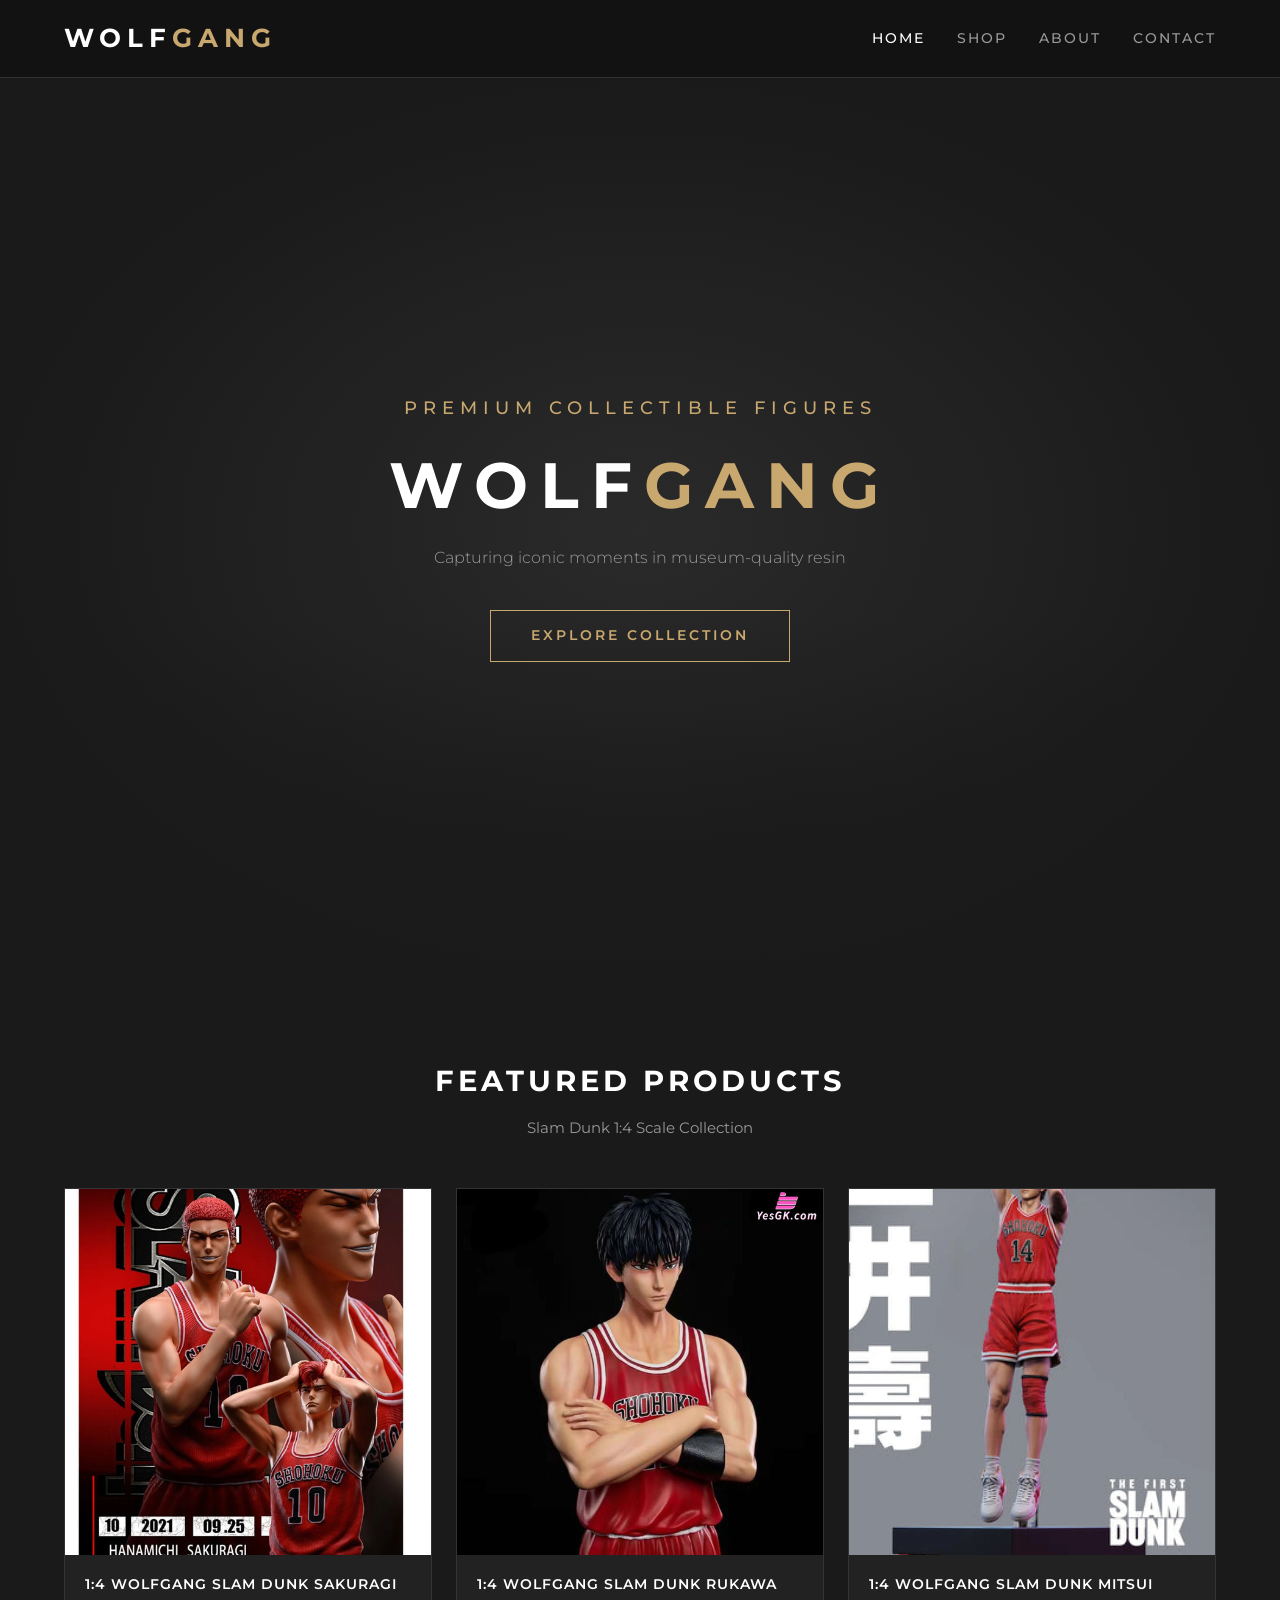
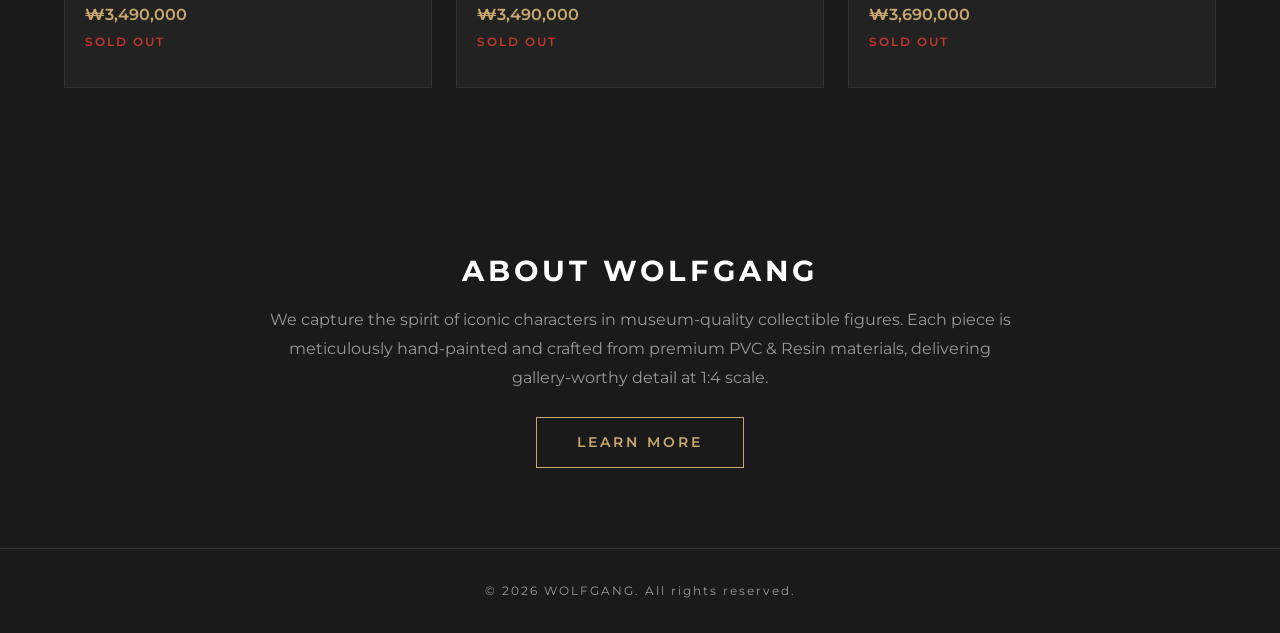
<file: index.html>
﻿<!DOCTYPE html>
<html lang="ko">
<head>
  <meta charset="UTF-8">
  <meta name="viewport" content="width=device-width, initial-scale=1.0">
  <title>WOLFGANG — Premium Collectible Figures</title>
  <link rel="preconnect" href="https://fonts.googleapis.com">
  <link href="https://fonts.googleapis.com/css2?family=Montserrat:wght@300;400;500;600;700&display=swap" rel="stylesheet">
  <link rel="stylesheet" href="style.css">
</head>
<body>

  <header class="site-header">
    <div class="header-inner">
      <a href="index.html" class="logo">WOLF<span>GANG</span></a>
      <button class="mobile-toggle" onclick="document.querySelector('nav').classList.toggle('open')">☰</button>
      <nav>
        <a href="index.html" class="active">HOME</a>
        <a href="shop.html">SHOP</a>
        <a href="about.html">ABOUT</a>
        <a href="contact.html">CONTACT</a>
      </nav>
    </div>
  </header>

  <section class="hero">
    <div class="hero-content">
      <p class="tagline">PREMIUM COLLECTIBLE FIGURES</p>
      <h1>WOLF<span>GANG</span></h1>
      <p class="subtitle">Capturing iconic moments in museum-quality resin</p>
      <a href="shop.html" class="btn">EXPLORE COLLECTION</a>
    </div>
  </section>

  <section class="section">
    <h2 class="section-title">Featured Products</h2>
    <p class="section-subtitle">Slam Dunk 1:4 Scale Collection</p>
    <div class="featured-grid">
      <a href="product-sakuragi.html" class="product-card">
        <div class="product-card-img"><img src="images/sakuragi.webp" alt="Sakuragi Hanamichi Figure"></div>
        <div class="product-card-body">
          <h3>1:4 WOLFGANG Slam Dunk SAKURAGI</h3>
          <p class="product-price">₩3,490,000</p>
          <p class="product-status">SOLD OUT</p>
        </div>
      </a>
      <a href="product-rukawa.html" class="product-card">
        <div class="product-card-img"><img src="images/rukawa.webp" alt="Rukawa Kaede Figure"></div>
        <div class="product-card-body">
          <h3>1:4 WOLFGANG Slam Dunk RUKAWA</h3>
          <p class="product-price">₩3,490,000</p>
          <p class="product-status">SOLD OUT</p>
        </div>
      </a>
      <a href="product-mitsui.html" class="product-card">
        <div class="product-card-img"><img src="images/mitsui.webp" alt="Mitsui Hisashi Figure"></div>
        <div class="product-card-body">
          <h3>1:4 WOLFGANG Slam Dunk MITSUI</h3>
          <p class="product-price">₩3,690,000</p>
          <p class="product-status">SOLD OUT</p>
        </div>
      </a>
    </div>
  </section>

  <div class="about-preview">
    <h2 class="section-title">About WOLFGANG</h2>
    <p>We capture the spirit of iconic characters in museum-quality collectible figures. Each piece is meticulously hand-painted and crafted from premium PVC & Resin materials, delivering gallery-worthy detail at 1:4 scale.</p>
    <a href="about.html" class="btn">LEARN MORE</a>
  </div>

  <footer class="site-footer">
    <p>&copy; 2026 WOLFGANG. All rights reserved.</p>
  </footer>

</body>
</html>
</file>
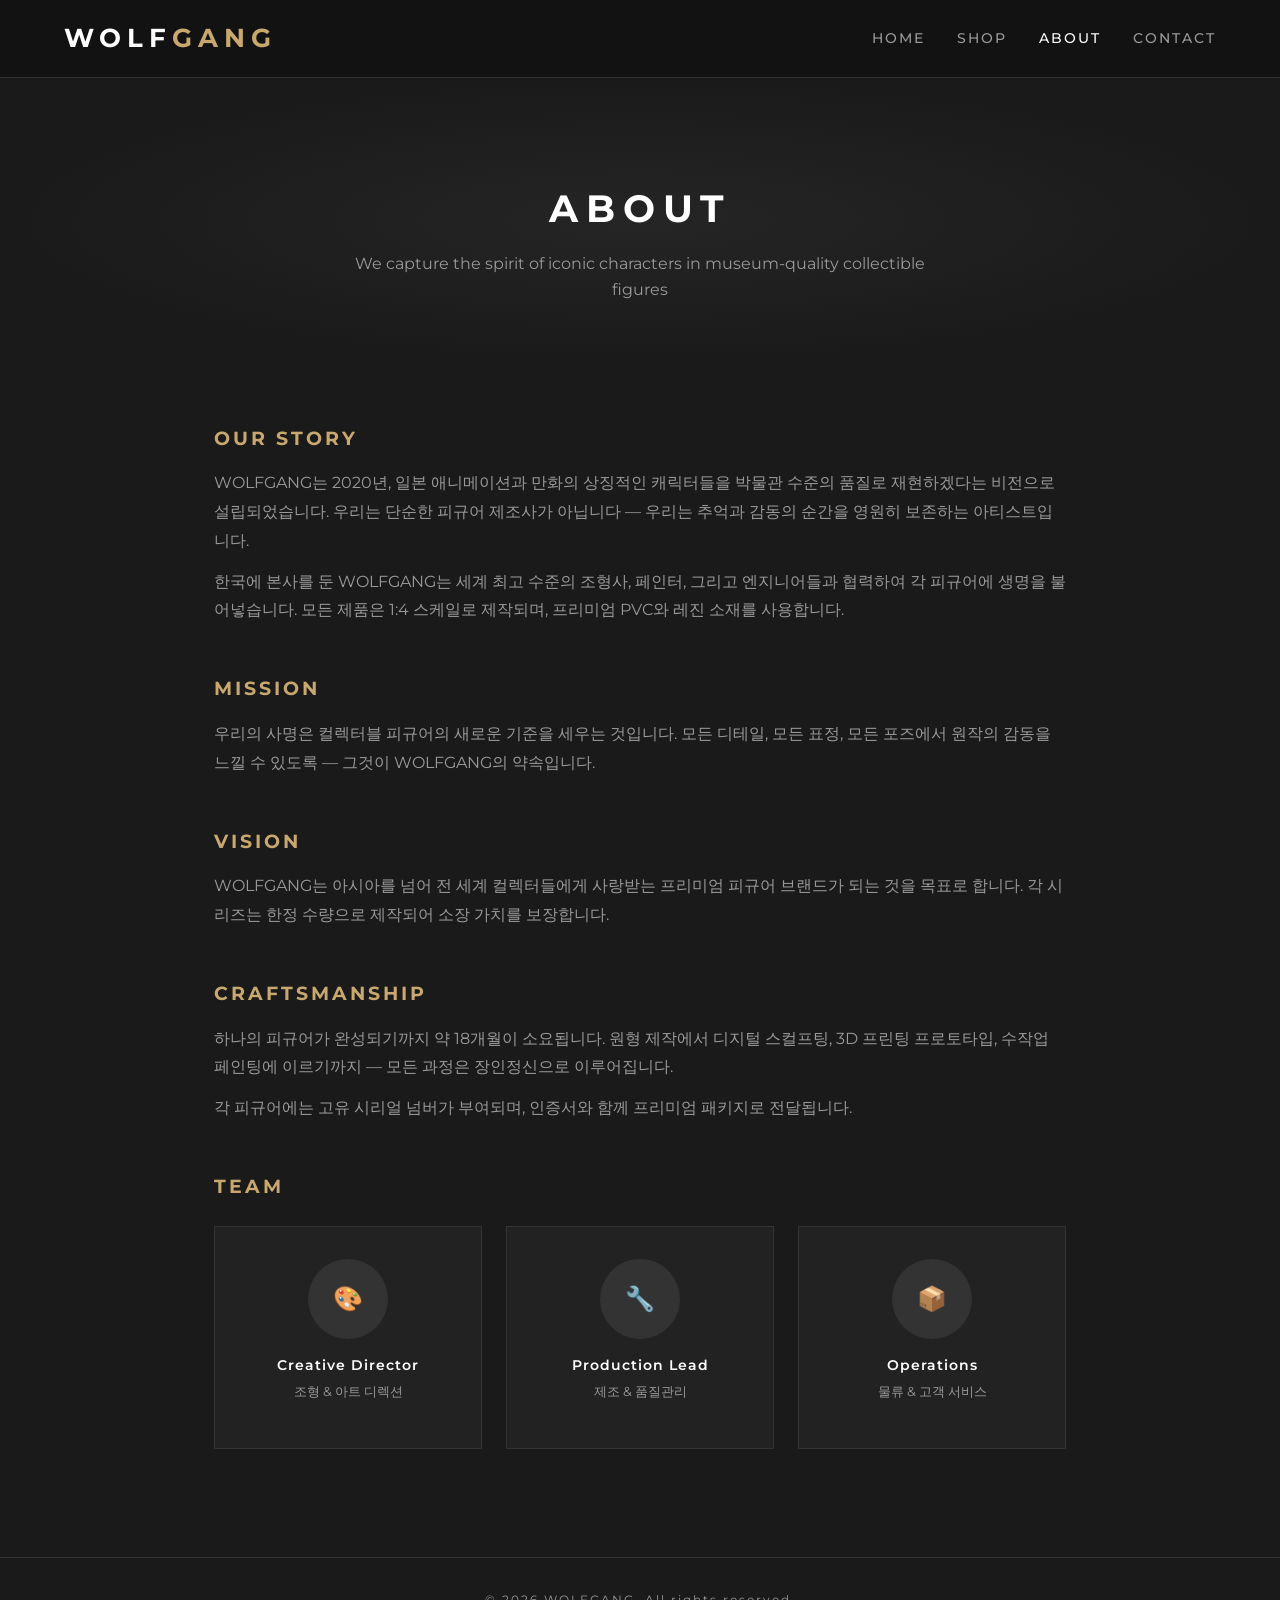
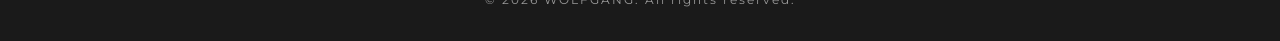
<file: about.html>
﻿<!DOCTYPE html>
<html lang="ko">
<head>
  <meta charset="UTF-8">
  <meta name="viewport" content="width=device-width, initial-scale=1.0">
  <title>ABOUT — WOLFGANG</title>
  <link rel="preconnect" href="https://fonts.googleapis.com">
  <link href="https://fonts.googleapis.com/css2?family=Montserrat:wght@300;400;500;600;700&display=swap" rel="stylesheet">
  <link rel="stylesheet" href="style.css">
</head>
<body>

  <header class="site-header">
    <div class="header-inner">
      <a href="index.html" class="logo">WOLF<span>GANG</span></a>
      <button class="mobile-toggle" onclick="document.querySelector('nav').classList.toggle('open')">☰</button>
      <nav>
        <a href="index.html">HOME</a>
        <a href="shop.html">SHOP</a>
        <a href="about.html" class="active">ABOUT</a>
        <a href="contact.html">CONTACT</a>
      </nav>
    </div>
  </header>

  <div class="page-hero">
    <h1>ABOUT</h1>
    <p>We capture the spirit of iconic characters in museum-quality collectible figures</p>
  </div>

  <div class="about-content">

    <div class="about-block">
      <h2>Our Story</h2>
      <p>WOLFGANG는 2020년, 일본 애니메이션과 만화의 상징적인 캐릭터들을 박물관 수준의 품질로 재현하겠다는 비전으로 설립되었습니다. 우리는 단순한 피규어 제조사가 아닙니다 — 우리는 추억과 감동의 순간을 영원히 보존하는 아티스트입니다.</p>
      <p>한국에 본사를 둔 WOLFGANG는 세계 최고 수준의 조형사, 페인터, 그리고 엔지니어들과 협력하여 각 피규어에 생명을 불어넣습니다. 모든 제품은 1:4 스케일로 제작되며, 프리미엄 PVC와 레진 소재를 사용합니다.</p>
    </div>

    <div class="about-block">
      <h2>Mission</h2>
      <p>우리의 사명은 컬렉터블 피규어의 새로운 기준을 세우는 것입니다. 모든 디테일, 모든 표정, 모든 포즈에서 원작의 감동을 느낄 수 있도록 — 그것이 WOLFGANG의 약속입니다.</p>
    </div>

    <div class="about-block">
      <h2>Vision</h2>
      <p>WOLFGANG는 아시아를 넘어 전 세계 컬렉터들에게 사랑받는 프리미엄 피규어 브랜드가 되는 것을 목표로 합니다. 각 시리즈는 한정 수량으로 제작되어 소장 가치를 보장합니다.</p>
    </div>

    <div class="about-block">
      <h2>Craftsmanship</h2>
      <p>하나의 피규어가 완성되기까지 약 18개월이 소요됩니다. 원형 제작에서 디지털 스컬프팅, 3D 프린팅 프로토타입, 수작업 페인팅에 이르기까지 — 모든 과정은 장인정신으로 이루어집니다.</p>
      <p>각 피규어에는 고유 시리얼 넘버가 부여되며, 인증서와 함께 프리미엄 패키지로 전달됩니다.</p>
    </div>

    <div class="about-block">
      <h2>Team</h2>
      <div class="team-grid">
        <div class="team-card">
          <div class="team-avatar">🎨</div>
          <h3>Creative Director</h3>
          <p>조형 & 아트 디렉션</p>
        </div>
        <div class="team-card">
          <div class="team-avatar">🔧</div>
          <h3>Production Lead</h3>
          <p>제조 & 품질관리</p>
        </div>
        <div class="team-card">
          <div class="team-avatar">📦</div>
          <h3>Operations</h3>
          <p>물류 & 고객 서비스</p>
        </div>
      </div>
    </div>

  </div>

  <footer class="site-footer">
    <p>&copy; 2026 WOLFGANG. All rights reserved.</p>
  </footer>

</body>
</html>
</file>
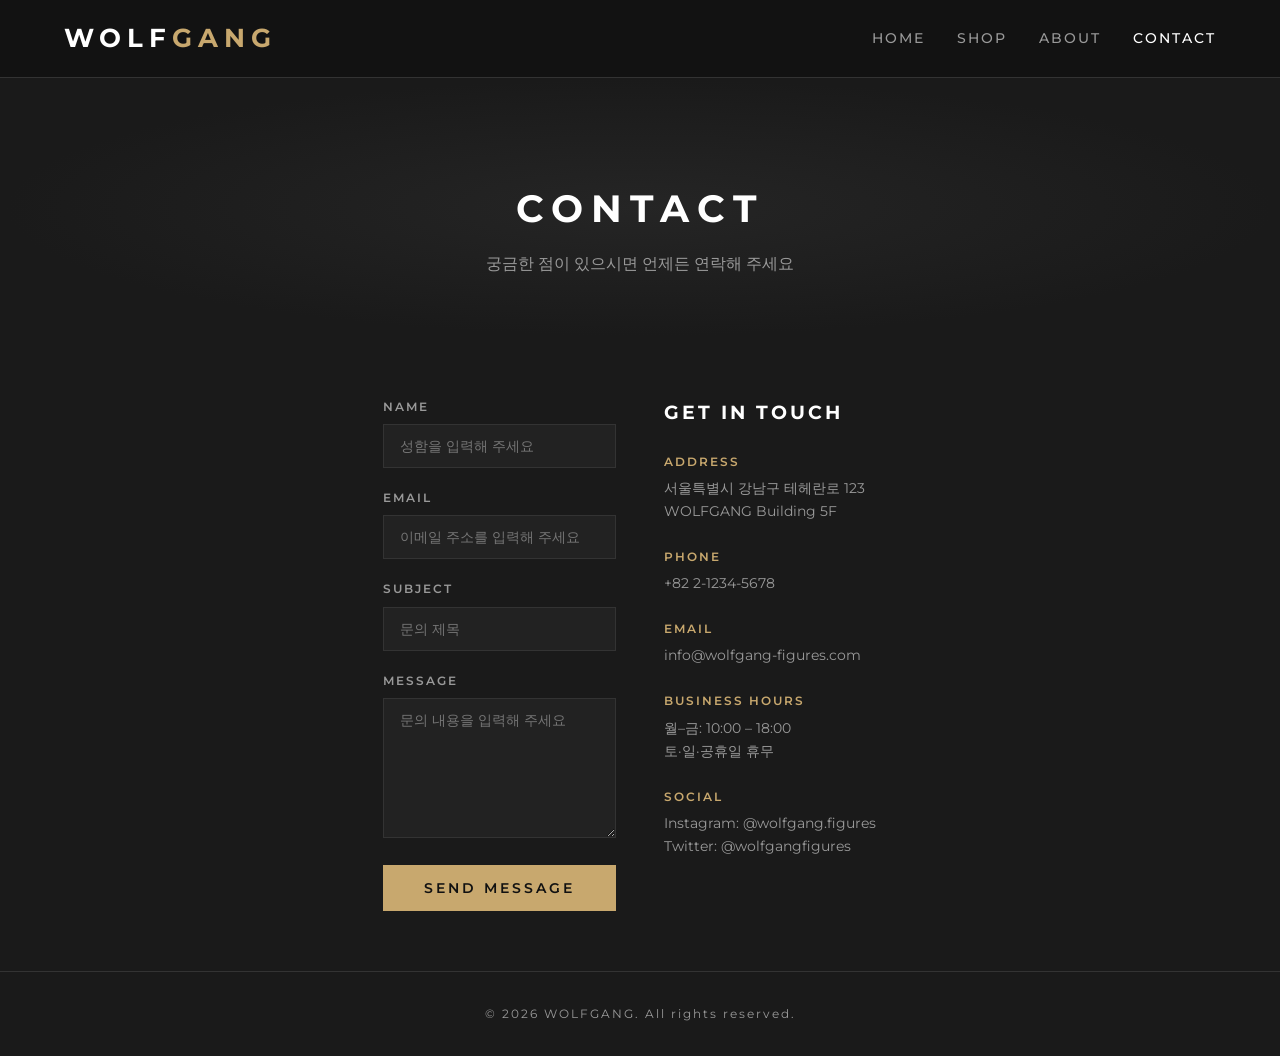
<file: contact.html>
﻿<!DOCTYPE html>
<html lang="ko">
<head>
  <meta charset="UTF-8">
  <meta name="viewport" content="width=device-width, initial-scale=1.0">
  <title>CONTACT — WOLFGANG</title>
  <link rel="preconnect" href="https://fonts.googleapis.com">
  <link href="https://fonts.googleapis.com/css2?family=Montserrat:wght@300;400;500;600;700&display=swap" rel="stylesheet">
  <link rel="stylesheet" href="style.css">
</head>
<body>

  <header class="site-header">
    <div class="header-inner">
      <a href="index.html" class="logo">WOLF<span>GANG</span></a>
      <button class="mobile-toggle" onclick="document.querySelector('nav').classList.toggle('open')">☰</button>
      <nav>
        <a href="index.html">HOME</a>
        <a href="shop.html">SHOP</a>
        <a href="about.html">ABOUT</a>
        <a href="contact.html" class="active">CONTACT</a>
      </nav>
    </div>
  </header>

  <div class="page-hero">
    <h1>CONTACT</h1>
    <p>궁금한 점이 있으시면 언제든 연락해 주세요</p>
  </div>

  <div class="contact-grid">

    <div class="contact-form">
      <form onsubmit="return false;">
        <div class="form-group">
          <label for="name">Name</label>
          <input type="text" id="name" placeholder="성함을 입력해 주세요">
        </div>
        <div class="form-group">
          <label for="email">Email</label>
          <input type="email" id="email" placeholder="이메일 주소를 입력해 주세요">
        </div>
        <div class="form-group">
          <label for="subject">Subject</label>
          <input type="text" id="subject" placeholder="문의 제목">
        </div>
        <div class="form-group">
          <label for="message">Message</label>
          <textarea id="message" placeholder="문의 내용을 입력해 주세요"></textarea>
        </div>
        <button type="submit" class="btn btn-solid">SEND MESSAGE</button>
      </form>
    </div>

    <div class="contact-info">
      <h2>Get in Touch</h2>

      <div class="contact-item">
        <h3>Address</h3>
        <p>서울특별시 강남구 테헤란로 123<br>WOLFGANG Building 5F</p>
      </div>

      <div class="contact-item">
        <h3>Phone</h3>
        <p>+82 2-1234-5678</p>
      </div>

      <div class="contact-item">
        <h3>Email</h3>
        <p>info@wolfgang-figures.com</p>
      </div>

      <div class="contact-item">
        <h3>Business Hours</h3>
        <p>월–금: 10:00 – 18:00<br>토·일·공휴일 휴무</p>
      </div>

      <div class="contact-item">
        <h3>Social</h3>
        <p>Instagram: @wolfgang.figures<br>Twitter: @wolfgangfigures</p>
      </div>
    </div>

  </div>

  <footer class="site-footer">
    <p>&copy; 2026 WOLFGANG. All rights reserved.</p>
  </footer>

</body>
</html>
</file>
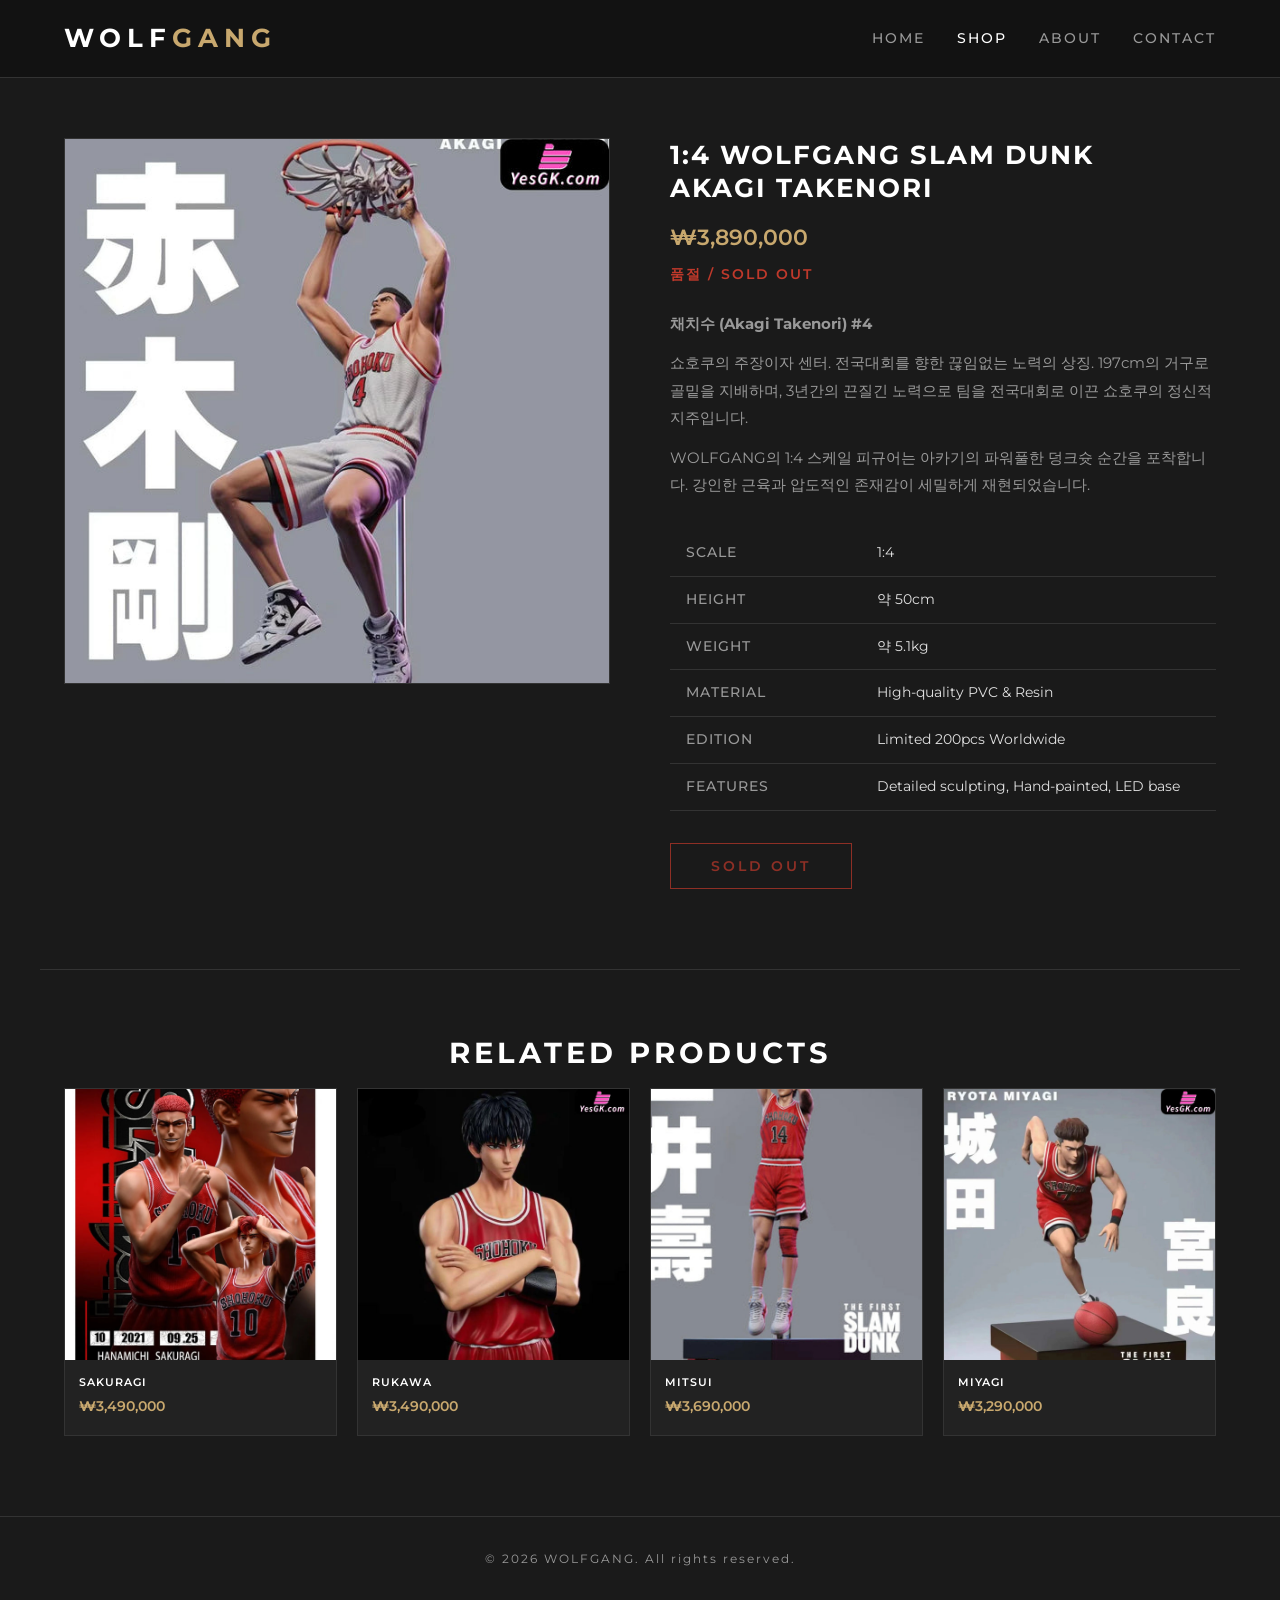
<file: product-akagi.html>
﻿<!DOCTYPE html>
<html lang="ko">
<head>
  <meta charset="UTF-8">
  <meta name="viewport" content="width=device-width, initial-scale=1.0">
  <title>AKAGI — WOLFGANG</title>
  <link rel="preconnect" href="https://fonts.googleapis.com">
  <link href="https://fonts.googleapis.com/css2?family=Montserrat:wght@300;400;500;600;700&display=swap" rel="stylesheet">
  <link rel="stylesheet" href="style.css">
</head>
<body>

  <header class="site-header">
    <div class="header-inner">
      <a href="index.html" class="logo">WOLF<span>GANG</span></a>
      <button class="mobile-toggle" onclick="document.querySelector('nav').classList.toggle('open')">☰</button>
      <nav>
        <a href="index.html">HOME</a>
        <a href="shop.html" class="active">SHOP</a>
        <a href="about.html">ABOUT</a>
        <a href="contact.html">CONTACT</a>
      </nav>
    </div>
  </header>

  <section class="product-detail">
    <div class="product-detail-img">
      <img src="images/akagi.webp" alt="Akagi Takenori 1:4 Figure">
    </div>
    <div class="product-detail-info">
      <h1>1:4 WOLFGANG Slam Dunk<br>AKAGI TAKENORI</h1>
      <p class="product-price">₩3,890,000</p>
      <p class="product-status">품절 / SOLD OUT</p>

      <div class="product-description">
        <p><strong>채치수 (Akagi Takenori) #4</strong></p>
        <p>쇼호쿠의 주장이자 센터. 전국대회를 향한 끊임없는 노력의 상징. 197cm의 거구로 골밑을 지배하며, 3년간의 끈질긴 노력으로 팀을 전국대회로 이끈 쇼호쿠의 정신적 지주입니다.</p>
        <p>WOLFGANG의 1:4 스케일 피규어는 아카기의 파워풀한 덩크슛 순간을 포착합니다. 강인한 근육과 압도적인 존재감이 세밀하게 재현되었습니다.</p>
      </div>

      <table class="spec-table">
        <tr><th>Scale</th><td>1:4</td></tr>
        <tr><th>Height</th><td>약 50cm</td></tr>
        <tr><th>Weight</th><td>약 5.1kg</td></tr>
        <tr><th>Material</th><td>High-quality PVC & Resin</td></tr>
        <tr><th>Edition</th><td>Limited 200pcs Worldwide</td></tr>
        <tr><th>Features</th><td>Detailed sculpting, Hand-painted, LED base</td></tr>
      </table>

      <button class="btn btn-disabled" disabled>SOLD OUT</button>
    </div>
  </section>

  <section class="section related-section">
    <h2 class="section-title">Related Products</h2>
    <div class="related-grid">
      <a href="product-sakuragi.html" class="related-card">
        <div class="related-card-img"><img src="images/sakuragi.webp" alt="Sakuragi"></div>
        <div class="related-card-body"><h4>SAKURAGI</h4><p class="product-price">₩3,490,000</p></div>
      </a>
      <a href="product-rukawa.html" class="related-card">
        <div class="related-card-img"><img src="images/rukawa.webp" alt="Rukawa"></div>
        <div class="related-card-body"><h4>RUKAWA</h4><p class="product-price">₩3,490,000</p></div>
      </a>
      <a href="product-mitsui.html" class="related-card">
        <div class="related-card-img"><img src="images/mitsui.webp" alt="Mitsui"></div>
        <div class="related-card-body"><h4>MITSUI</h4><p class="product-price">₩3,690,000</p></div>
      </a>
      <a href="product-miyagi.html" class="related-card">
        <div class="related-card-img"><img src="images/miyagi.webp" alt="Miyagi"></div>
        <div class="related-card-body"><h4>MIYAGI</h4><p class="product-price">₩3,290,000</p></div>
      </a>
    </div>
  </section>

  <footer class="site-footer">
    <p>&copy; 2026 WOLFGANG. All rights reserved.</p>
  </footer>

</body>
</html>
</file>
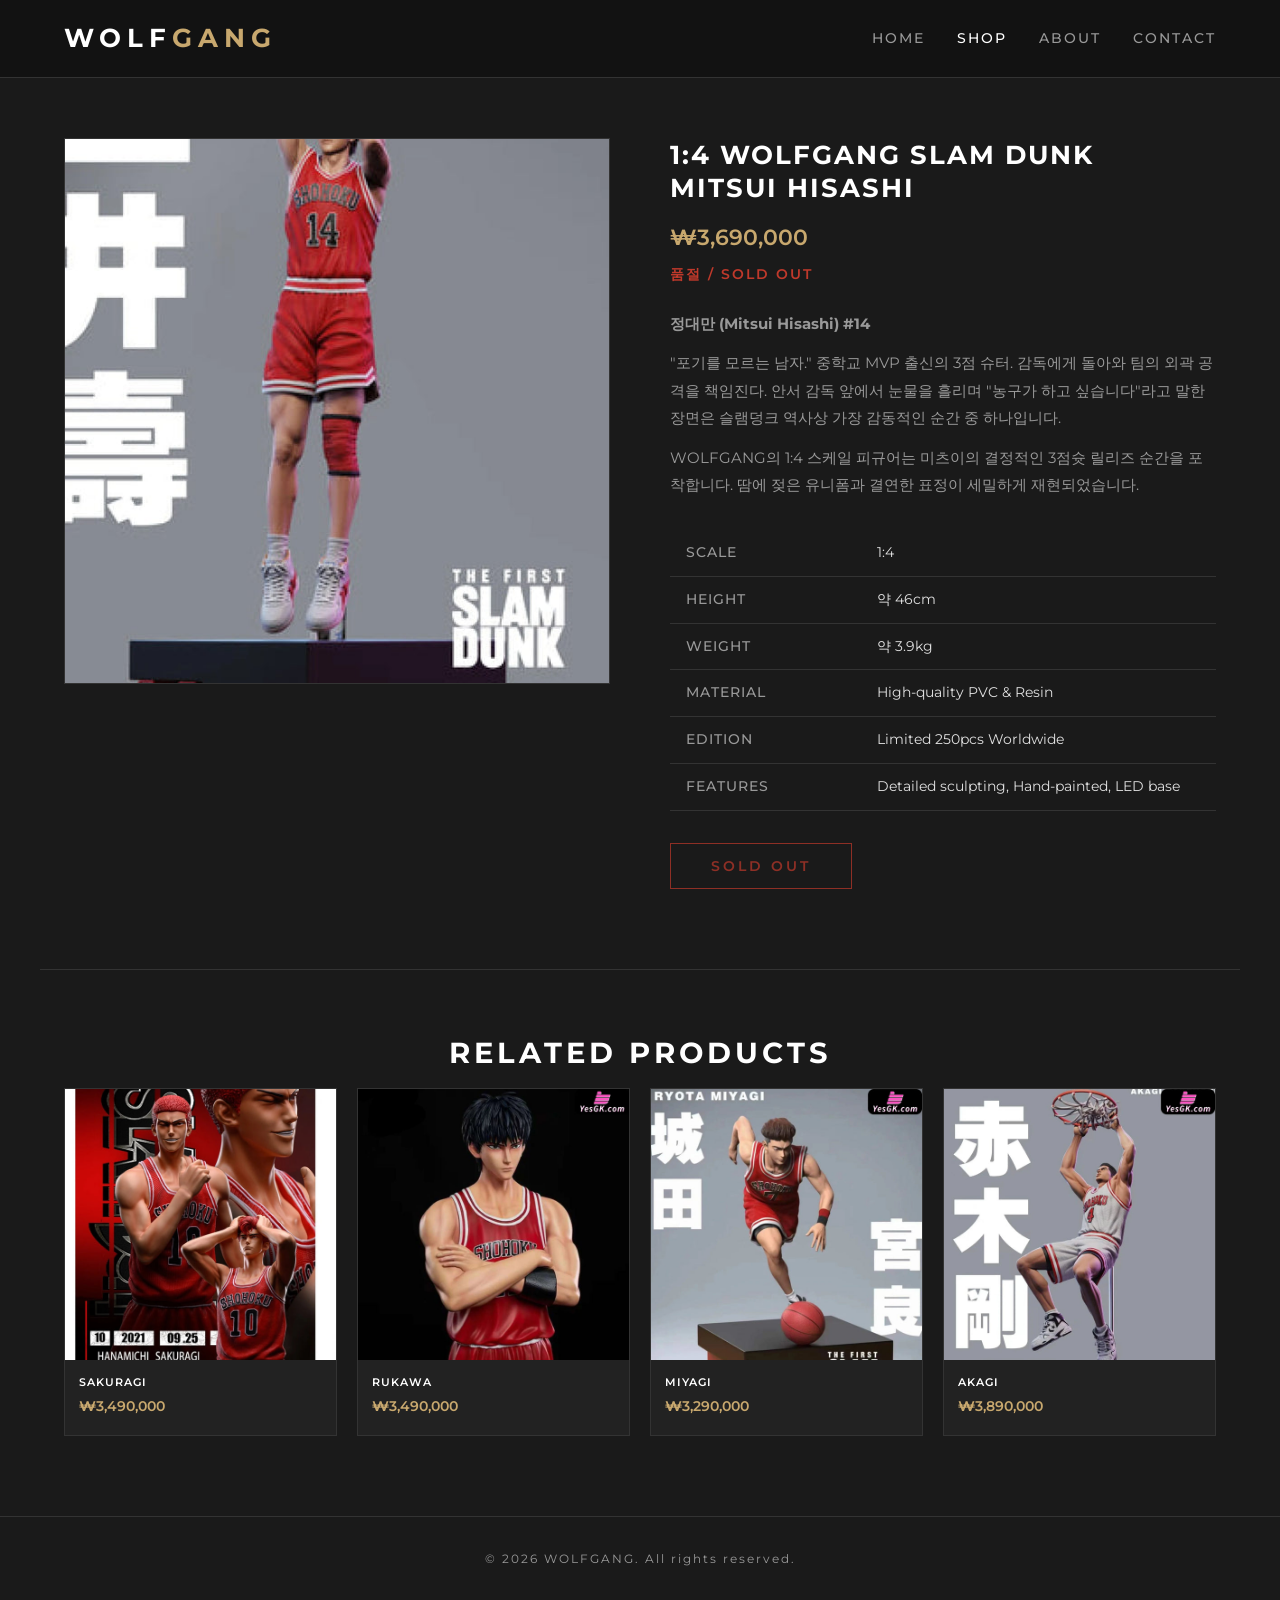
<file: product-mitsui.html>
﻿<!DOCTYPE html>
<html lang="ko">
<head>
  <meta charset="UTF-8">
  <meta name="viewport" content="width=device-width, initial-scale=1.0">
  <title>MITSUI — WOLFGANG</title>
  <link rel="preconnect" href="https://fonts.googleapis.com">
  <link href="https://fonts.googleapis.com/css2?family=Montserrat:wght@300;400;500;600;700&display=swap" rel="stylesheet">
  <link rel="stylesheet" href="style.css">
</head>
<body>

  <header class="site-header">
    <div class="header-inner">
      <a href="index.html" class="logo">WOLF<span>GANG</span></a>
      <button class="mobile-toggle" onclick="document.querySelector('nav').classList.toggle('open')">☰</button>
      <nav>
        <a href="index.html">HOME</a>
        <a href="shop.html" class="active">SHOP</a>
        <a href="about.html">ABOUT</a>
        <a href="contact.html">CONTACT</a>
      </nav>
    </div>
  </header>

  <section class="product-detail">
    <div class="product-detail-img">
      <img src="images/mitsui.webp" alt="Mitsui Hisashi 1:4 Figure">
    </div>
    <div class="product-detail-info">
      <h1>1:4 WOLFGANG Slam Dunk<br>MITSUI HISASHI</h1>
      <p class="product-price">₩3,690,000</p>
      <p class="product-status">품절 / SOLD OUT</p>

      <div class="product-description">
        <p><strong>정대만 (Mitsui Hisashi) #14</strong></p>
        <p>"포기를 모르는 남자." 중학교 MVP 출신의 3점 슈터. 감독에게 돌아와 팀의 외곽 공격을 책임진다. 안서 감독 앞에서 눈물을 흘리며 "농구가 하고 싶습니다"라고 말한 장면은 슬램덩크 역사상 가장 감동적인 순간 중 하나입니다.</p>
        <p>WOLFGANG의 1:4 스케일 피규어는 미츠이의 결정적인 3점슛 릴리즈 순간을 포착합니다. 땀에 젖은 유니폼과 결연한 표정이 세밀하게 재현되었습니다.</p>
      </div>

      <table class="spec-table">
        <tr><th>Scale</th><td>1:4</td></tr>
        <tr><th>Height</th><td>약 46cm</td></tr>
        <tr><th>Weight</th><td>약 3.9kg</td></tr>
        <tr><th>Material</th><td>High-quality PVC & Resin</td></tr>
        <tr><th>Edition</th><td>Limited 250pcs Worldwide</td></tr>
        <tr><th>Features</th><td>Detailed sculpting, Hand-painted, LED base</td></tr>
      </table>

      <button class="btn btn-disabled" disabled>SOLD OUT</button>
    </div>
  </section>

  <section class="section related-section">
    <h2 class="section-title">Related Products</h2>
    <div class="related-grid">
      <a href="product-sakuragi.html" class="related-card">
        <div class="related-card-img"><img src="images/sakuragi.webp" alt="Sakuragi"></div>
        <div class="related-card-body"><h4>SAKURAGI</h4><p class="product-price">₩3,490,000</p></div>
      </a>
      <a href="product-rukawa.html" class="related-card">
        <div class="related-card-img"><img src="images/rukawa.webp" alt="Rukawa"></div>
        <div class="related-card-body"><h4>RUKAWA</h4><p class="product-price">₩3,490,000</p></div>
      </a>
      <a href="product-miyagi.html" class="related-card">
        <div class="related-card-img"><img src="images/miyagi.webp" alt="Miyagi"></div>
        <div class="related-card-body"><h4>MIYAGI</h4><p class="product-price">₩3,290,000</p></div>
      </a>
      <a href="product-akagi.html" class="related-card">
        <div class="related-card-img"><img src="images/akagi.webp" alt="Akagi"></div>
        <div class="related-card-body"><h4>AKAGI</h4><p class="product-price">₩3,890,000</p></div>
      </a>
    </div>
  </section>

  <footer class="site-footer">
    <p>&copy; 2026 WOLFGANG. All rights reserved.</p>
  </footer>

</body>
</html>
</file>
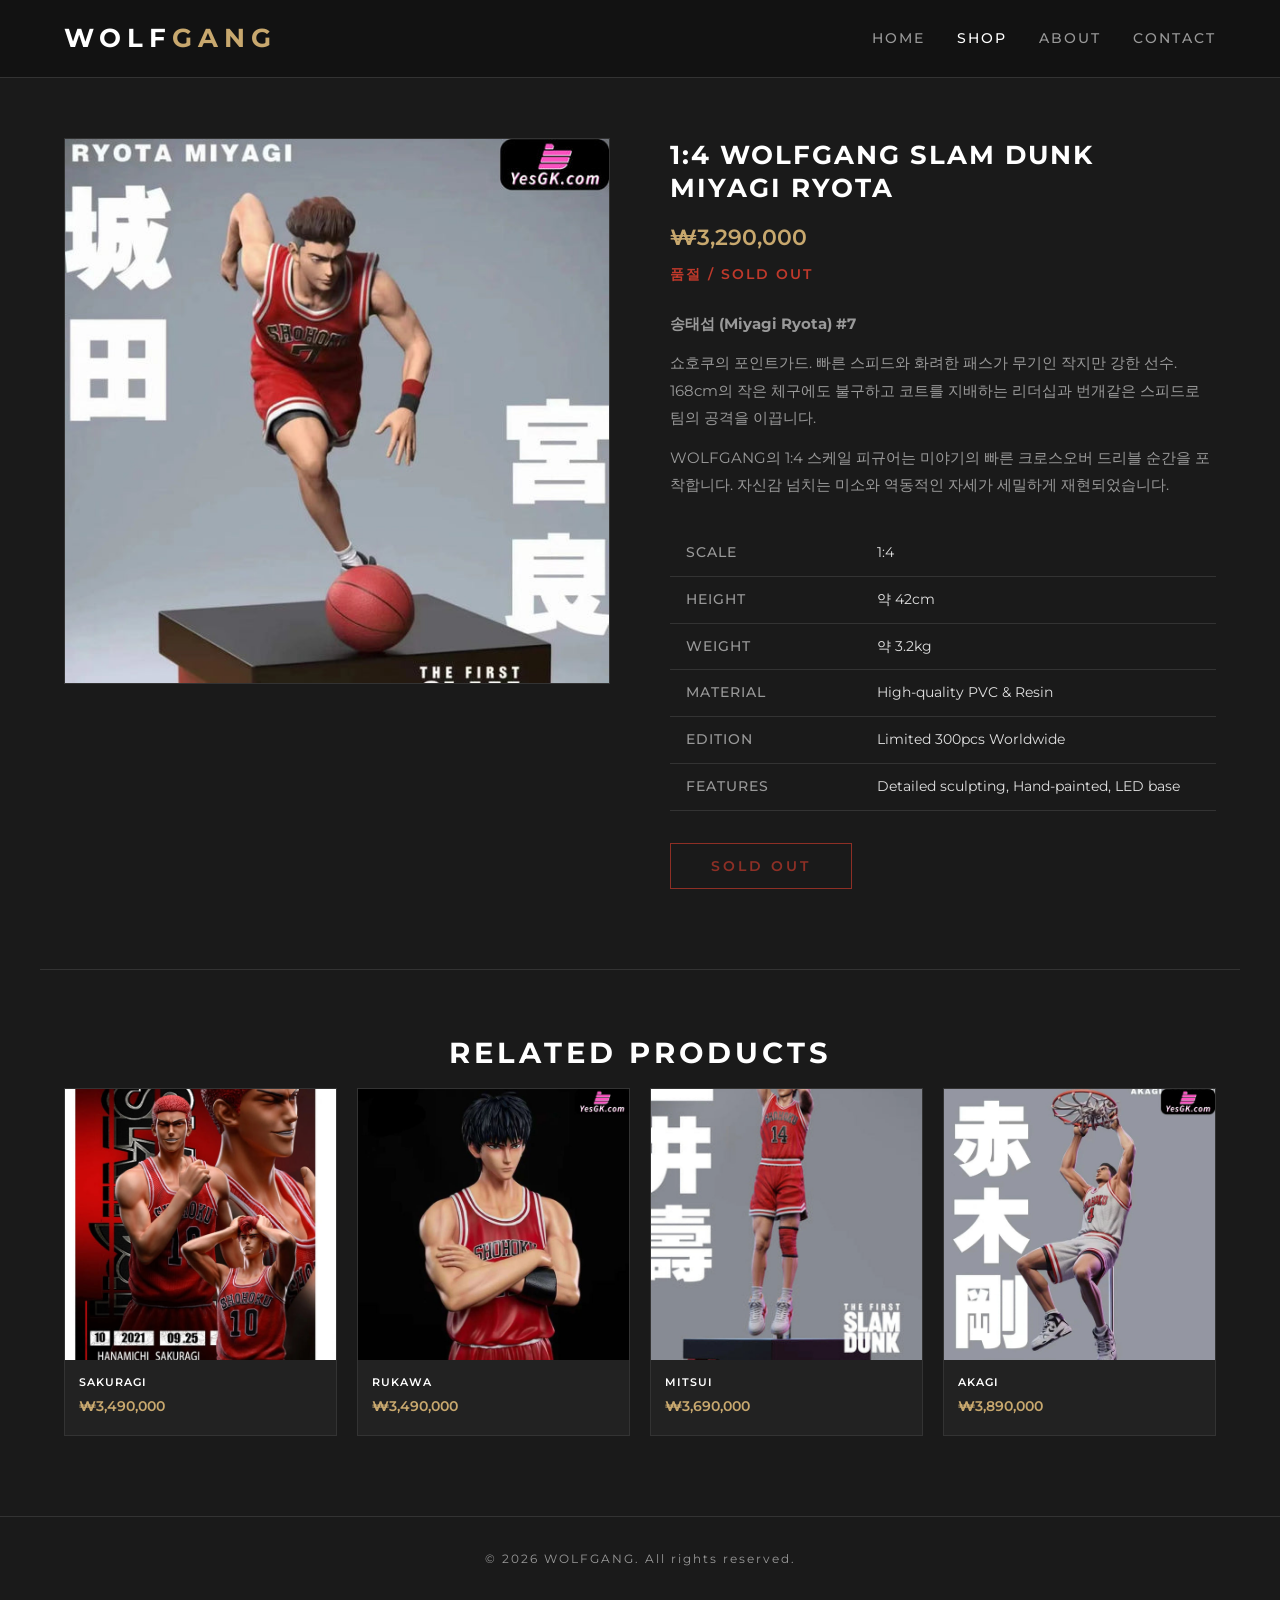
<file: product-miyagi.html>
﻿<!DOCTYPE html>
<html lang="ko">
<head>
  <meta charset="UTF-8">
  <meta name="viewport" content="width=device-width, initial-scale=1.0">
  <title>MIYAGI — WOLFGANG</title>
  <link rel="preconnect" href="https://fonts.googleapis.com">
  <link href="https://fonts.googleapis.com/css2?family=Montserrat:wght@300;400;500;600;700&display=swap" rel="stylesheet">
  <link rel="stylesheet" href="style.css">
</head>
<body>

  <header class="site-header">
    <div class="header-inner">
      <a href="index.html" class="logo">WOLF<span>GANG</span></a>
      <button class="mobile-toggle" onclick="document.querySelector('nav').classList.toggle('open')">☰</button>
      <nav>
        <a href="index.html">HOME</a>
        <a href="shop.html" class="active">SHOP</a>
        <a href="about.html">ABOUT</a>
        <a href="contact.html">CONTACT</a>
      </nav>
    </div>
  </header>

  <section class="product-detail">
    <div class="product-detail-img">
      <img src="images/miyagi.webp" alt="Miyagi Ryota 1:4 Figure">
    </div>
    <div class="product-detail-info">
      <h1>1:4 WOLFGANG Slam Dunk<br>MIYAGI RYOTA</h1>
      <p class="product-price">₩3,290,000</p>
      <p class="product-status">품절 / SOLD OUT</p>

      <div class="product-description">
        <p><strong>송태섭 (Miyagi Ryota) #7</strong></p>
        <p>쇼호쿠의 포인트가드. 빠른 스피드와 화려한 패스가 무기인 작지만 강한 선수. 168cm의 작은 체구에도 불구하고 코트를 지배하는 리더십과 번개같은 스피드로 팀의 공격을 이끕니다.</p>
        <p>WOLFGANG의 1:4 스케일 피규어는 미야기의 빠른 크로스오버 드리블 순간을 포착합니다. 자신감 넘치는 미소와 역동적인 자세가 세밀하게 재현되었습니다.</p>
      </div>

      <table class="spec-table">
        <tr><th>Scale</th><td>1:4</td></tr>
        <tr><th>Height</th><td>약 42cm</td></tr>
        <tr><th>Weight</th><td>약 3.2kg</td></tr>
        <tr><th>Material</th><td>High-quality PVC & Resin</td></tr>
        <tr><th>Edition</th><td>Limited 300pcs Worldwide</td></tr>
        <tr><th>Features</th><td>Detailed sculpting, Hand-painted, LED base</td></tr>
      </table>

      <button class="btn btn-disabled" disabled>SOLD OUT</button>
    </div>
  </section>

  <section class="section related-section">
    <h2 class="section-title">Related Products</h2>
    <div class="related-grid">
      <a href="product-sakuragi.html" class="related-card">
        <div class="related-card-img"><img src="images/sakuragi.webp" alt="Sakuragi"></div>
        <div class="related-card-body"><h4>SAKURAGI</h4><p class="product-price">₩3,490,000</p></div>
      </a>
      <a href="product-rukawa.html" class="related-card">
        <div class="related-card-img"><img src="images/rukawa.webp" alt="Rukawa"></div>
        <div class="related-card-body"><h4>RUKAWA</h4><p class="product-price">₩3,490,000</p></div>
      </a>
      <a href="product-mitsui.html" class="related-card">
        <div class="related-card-img"><img src="images/mitsui.webp" alt="Mitsui"></div>
        <div class="related-card-body"><h4>MITSUI</h4><p class="product-price">₩3,690,000</p></div>
      </a>
      <a href="product-akagi.html" class="related-card">
        <div class="related-card-img"><img src="images/akagi.webp" alt="Akagi"></div>
        <div class="related-card-body"><h4>AKAGI</h4><p class="product-price">₩3,890,000</p></div>
      </a>
    </div>
  </section>

  <footer class="site-footer">
    <p>&copy; 2026 WOLFGANG. All rights reserved.</p>
  </footer>

</body>
</html>
</file>
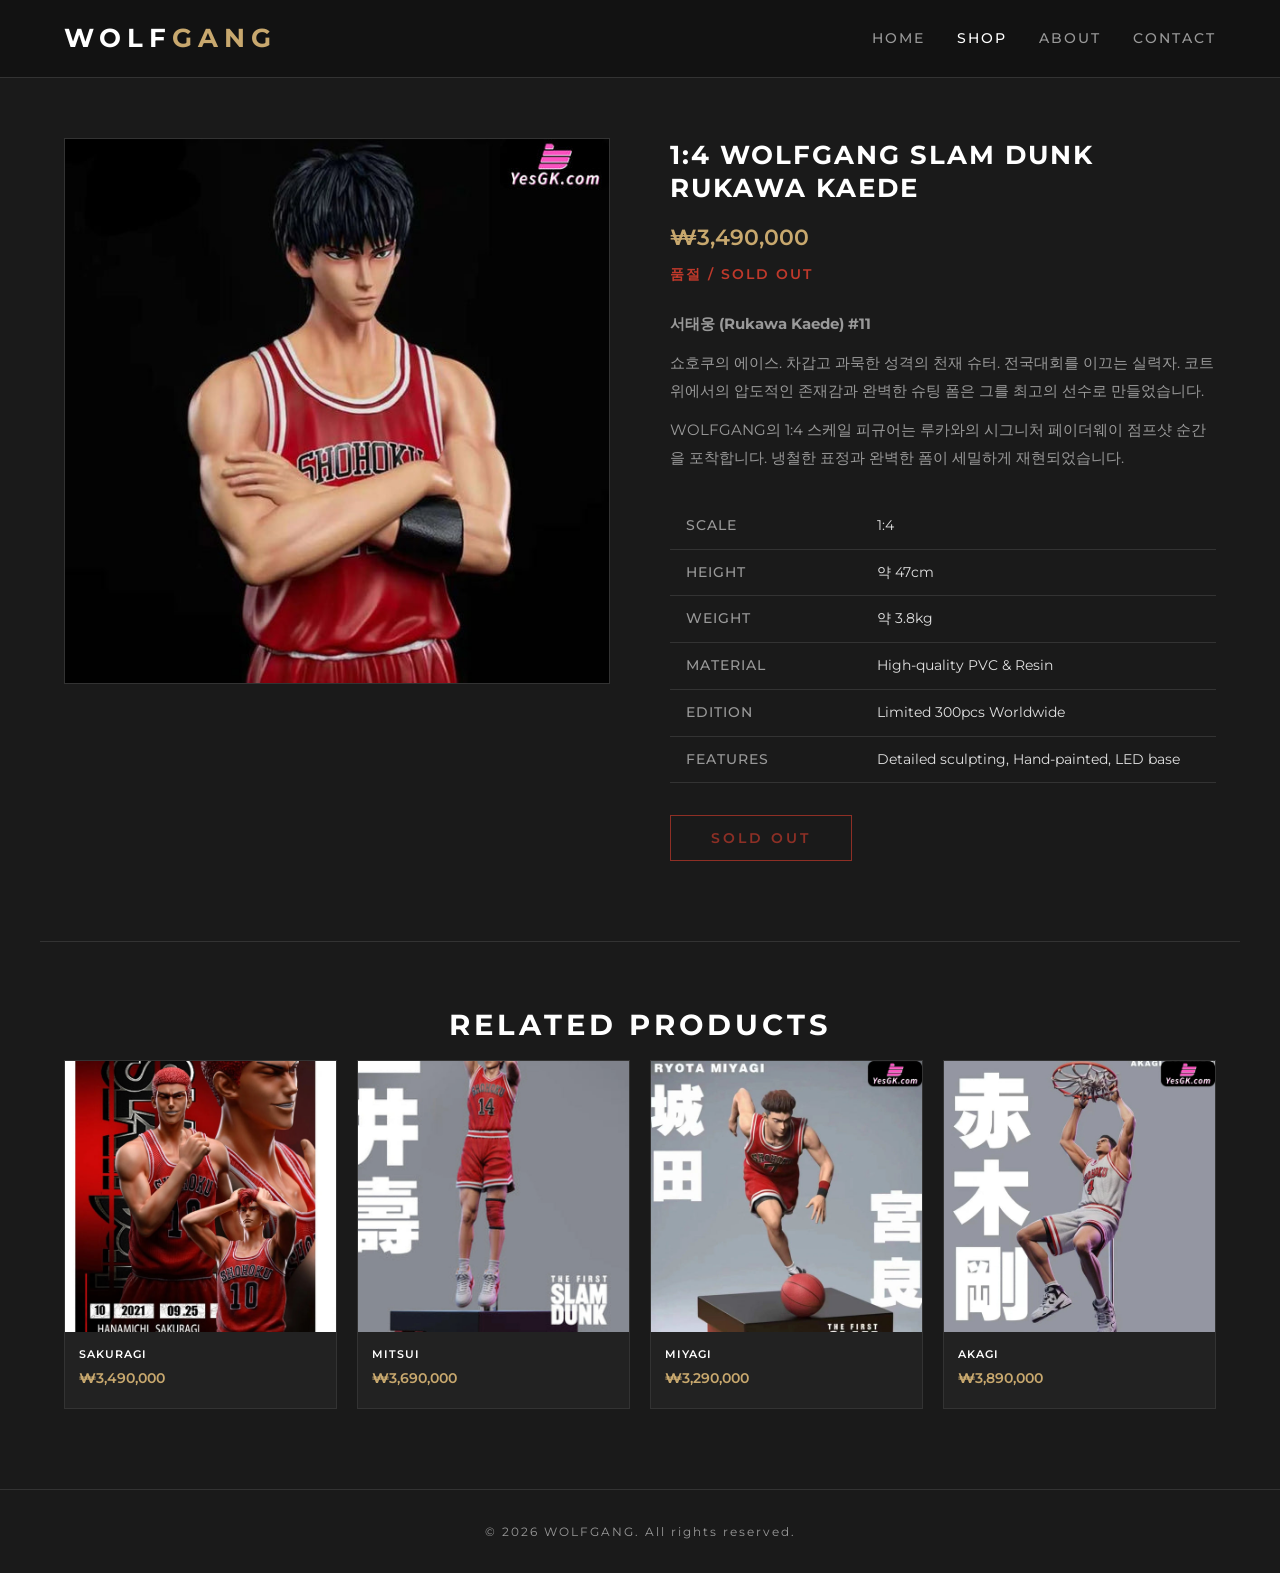
<file: product-rukawa.html>
﻿<!DOCTYPE html>
<html lang="ko">
<head>
  <meta charset="UTF-8">
  <meta name="viewport" content="width=device-width, initial-scale=1.0">
  <title>RUKAWA — WOLFGANG</title>
  <link rel="preconnect" href="https://fonts.googleapis.com">
  <link href="https://fonts.googleapis.com/css2?family=Montserrat:wght@300;400;500;600;700&display=swap" rel="stylesheet">
  <link rel="stylesheet" href="style.css">
</head>
<body>

  <header class="site-header">
    <div class="header-inner">
      <a href="index.html" class="logo">WOLF<span>GANG</span></a>
      <button class="mobile-toggle" onclick="document.querySelector('nav').classList.toggle('open')">☰</button>
      <nav>
        <a href="index.html">HOME</a>
        <a href="shop.html" class="active">SHOP</a>
        <a href="about.html">ABOUT</a>
        <a href="contact.html">CONTACT</a>
      </nav>
    </div>
  </header>

  <section class="product-detail">
    <div class="product-detail-img">
      <img src="images/rukawa.webp" alt="Rukawa Kaede 1:4 Figure">
    </div>
    <div class="product-detail-info">
      <h1>1:4 WOLFGANG Slam Dunk<br>RUKAWA KAEDE</h1>
      <p class="product-price">₩3,490,000</p>
      <p class="product-status">품절 / SOLD OUT</p>

      <div class="product-description">
        <p><strong>서태웅 (Rukawa Kaede) #11</strong></p>
        <p>쇼호쿠의 에이스. 차갑고 과묵한 성격의 천재 슈터. 전국대회를 이끄는 실력자. 코트 위에서의 압도적인 존재감과 완벽한 슈팅 폼은 그를 최고의 선수로 만들었습니다.</p>
        <p>WOLFGANG의 1:4 스케일 피규어는 루카와의 시그니처 페이더웨이 점프샷 순간을 포착합니다. 냉철한 표정과 완벽한 폼이 세밀하게 재현되었습니다.</p>
      </div>

      <table class="spec-table">
        <tr><th>Scale</th><td>1:4</td></tr>
        <tr><th>Height</th><td>약 47cm</td></tr>
        <tr><th>Weight</th><td>약 3.8kg</td></tr>
        <tr><th>Material</th><td>High-quality PVC & Resin</td></tr>
        <tr><th>Edition</th><td>Limited 300pcs Worldwide</td></tr>
        <tr><th>Features</th><td>Detailed sculpting, Hand-painted, LED base</td></tr>
      </table>

      <button class="btn btn-disabled" disabled>SOLD OUT</button>
    </div>
  </section>

  <section class="section related-section">
    <h2 class="section-title">Related Products</h2>
    <div class="related-grid">
      <a href="product-sakuragi.html" class="related-card">
        <div class="related-card-img"><img src="images/sakuragi.webp" alt="Sakuragi"></div>
        <div class="related-card-body"><h4>SAKURAGI</h4><p class="product-price">₩3,490,000</p></div>
      </a>
      <a href="product-mitsui.html" class="related-card">
        <div class="related-card-img"><img src="images/mitsui.webp" alt="Mitsui"></div>
        <div class="related-card-body"><h4>MITSUI</h4><p class="product-price">₩3,690,000</p></div>
      </a>
      <a href="product-miyagi.html" class="related-card">
        <div class="related-card-img"><img src="images/miyagi.webp" alt="Miyagi"></div>
        <div class="related-card-body"><h4>MIYAGI</h4><p class="product-price">₩3,290,000</p></div>
      </a>
      <a href="product-akagi.html" class="related-card">
        <div class="related-card-img"><img src="images/akagi.webp" alt="Akagi"></div>
        <div class="related-card-body"><h4>AKAGI</h4><p class="product-price">₩3,890,000</p></div>
      </a>
    </div>
  </section>

  <footer class="site-footer">
    <p>&copy; 2026 WOLFGANG. All rights reserved.</p>
  </footer>

</body>
</html>
</file>
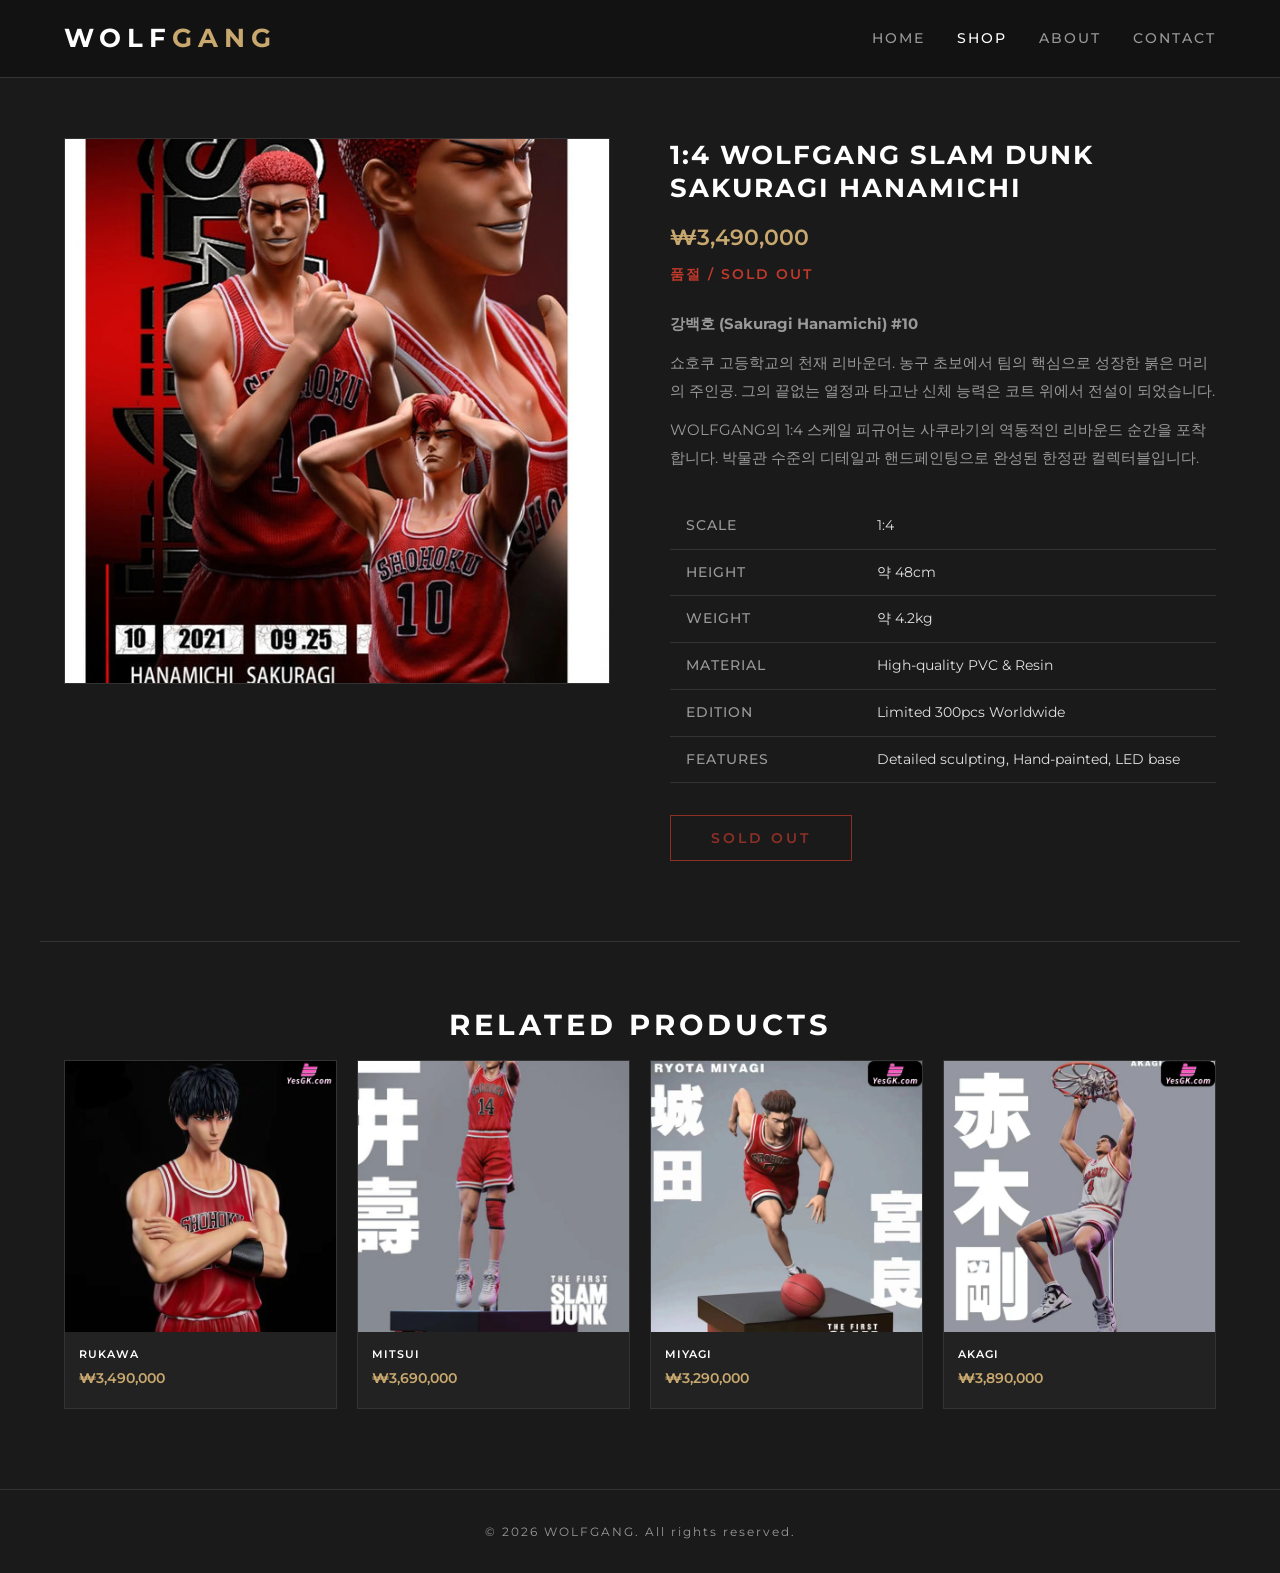
<file: product-sakuragi.html>
﻿<!DOCTYPE html>
<html lang="ko">
<head>
  <meta charset="UTF-8">
  <meta name="viewport" content="width=device-width, initial-scale=1.0">
  <title>SAKURAGI — WOLFGANG</title>
  <link rel="preconnect" href="https://fonts.googleapis.com">
  <link href="https://fonts.googleapis.com/css2?family=Montserrat:wght@300;400;500;600;700&display=swap" rel="stylesheet">
  <link rel="stylesheet" href="style.css">
</head>
<body>

  <header class="site-header">
    <div class="header-inner">
      <a href="index.html" class="logo">WOLF<span>GANG</span></a>
      <button class="mobile-toggle" onclick="document.querySelector('nav').classList.toggle('open')">☰</button>
      <nav>
        <a href="index.html">HOME</a>
        <a href="shop.html" class="active">SHOP</a>
        <a href="about.html">ABOUT</a>
        <a href="contact.html">CONTACT</a>
      </nav>
    </div>
  </header>

  <section class="product-detail">
    <div class="product-detail-img">
      <img src="images/sakuragi.webp" alt="Sakuragi Hanamichi 1:4 Figure">
    </div>
    <div class="product-detail-info">
      <h1>1:4 WOLFGANG Slam Dunk<br>SAKURAGI HANAMICHI</h1>
      <p class="product-price">₩3,490,000</p>
      <p class="product-status">품절 / SOLD OUT</p>

      <div class="product-description">
        <p><strong>강백호 (Sakuragi Hanamichi) #10</strong></p>
        <p>쇼호쿠 고등학교의 천재 리바운더. 농구 초보에서 팀의 핵심으로 성장한 붉은 머리의 주인공. 그의 끝없는 열정과 타고난 신체 능력은 코트 위에서 전설이 되었습니다.</p>
        <p>WOLFGANG의 1:4 스케일 피규어는 사쿠라기의 역동적인 리바운드 순간을 포착합니다. 박물관 수준의 디테일과 핸드페인팅으로 완성된 한정판 컬렉터블입니다.</p>
      </div>

      <table class="spec-table">
        <tr><th>Scale</th><td>1:4</td></tr>
        <tr><th>Height</th><td>약 48cm</td></tr>
        <tr><th>Weight</th><td>약 4.2kg</td></tr>
        <tr><th>Material</th><td>High-quality PVC & Resin</td></tr>
        <tr><th>Edition</th><td>Limited 300pcs Worldwide</td></tr>
        <tr><th>Features</th><td>Detailed sculpting, Hand-painted, LED base</td></tr>
      </table>

      <button class="btn btn-disabled" disabled>SOLD OUT</button>
    </div>
  </section>

  <section class="section related-section">
    <h2 class="section-title">Related Products</h2>
    <div class="related-grid">
      <a href="product-rukawa.html" class="related-card">
        <div class="related-card-img"><img src="images/rukawa.webp" alt="Rukawa"></div>
        <div class="related-card-body"><h4>RUKAWA</h4><p class="product-price">₩3,490,000</p></div>
      </a>
      <a href="product-mitsui.html" class="related-card">
        <div class="related-card-img"><img src="images/mitsui.webp" alt="Mitsui"></div>
        <div class="related-card-body"><h4>MITSUI</h4><p class="product-price">₩3,690,000</p></div>
      </a>
      <a href="product-miyagi.html" class="related-card">
        <div class="related-card-img"><img src="images/miyagi.webp" alt="Miyagi"></div>
        <div class="related-card-body"><h4>MIYAGI</h4><p class="product-price">₩3,290,000</p></div>
      </a>
      <a href="product-akagi.html" class="related-card">
        <div class="related-card-img"><img src="images/akagi.webp" alt="Akagi"></div>
        <div class="related-card-body"><h4>AKAGI</h4><p class="product-price">₩3,890,000</p></div>
      </a>
    </div>
  </section>

  <footer class="site-footer">
    <p>&copy; 2026 WOLFGANG. All rights reserved.</p>
  </footer>

</body>
</html>
</file>
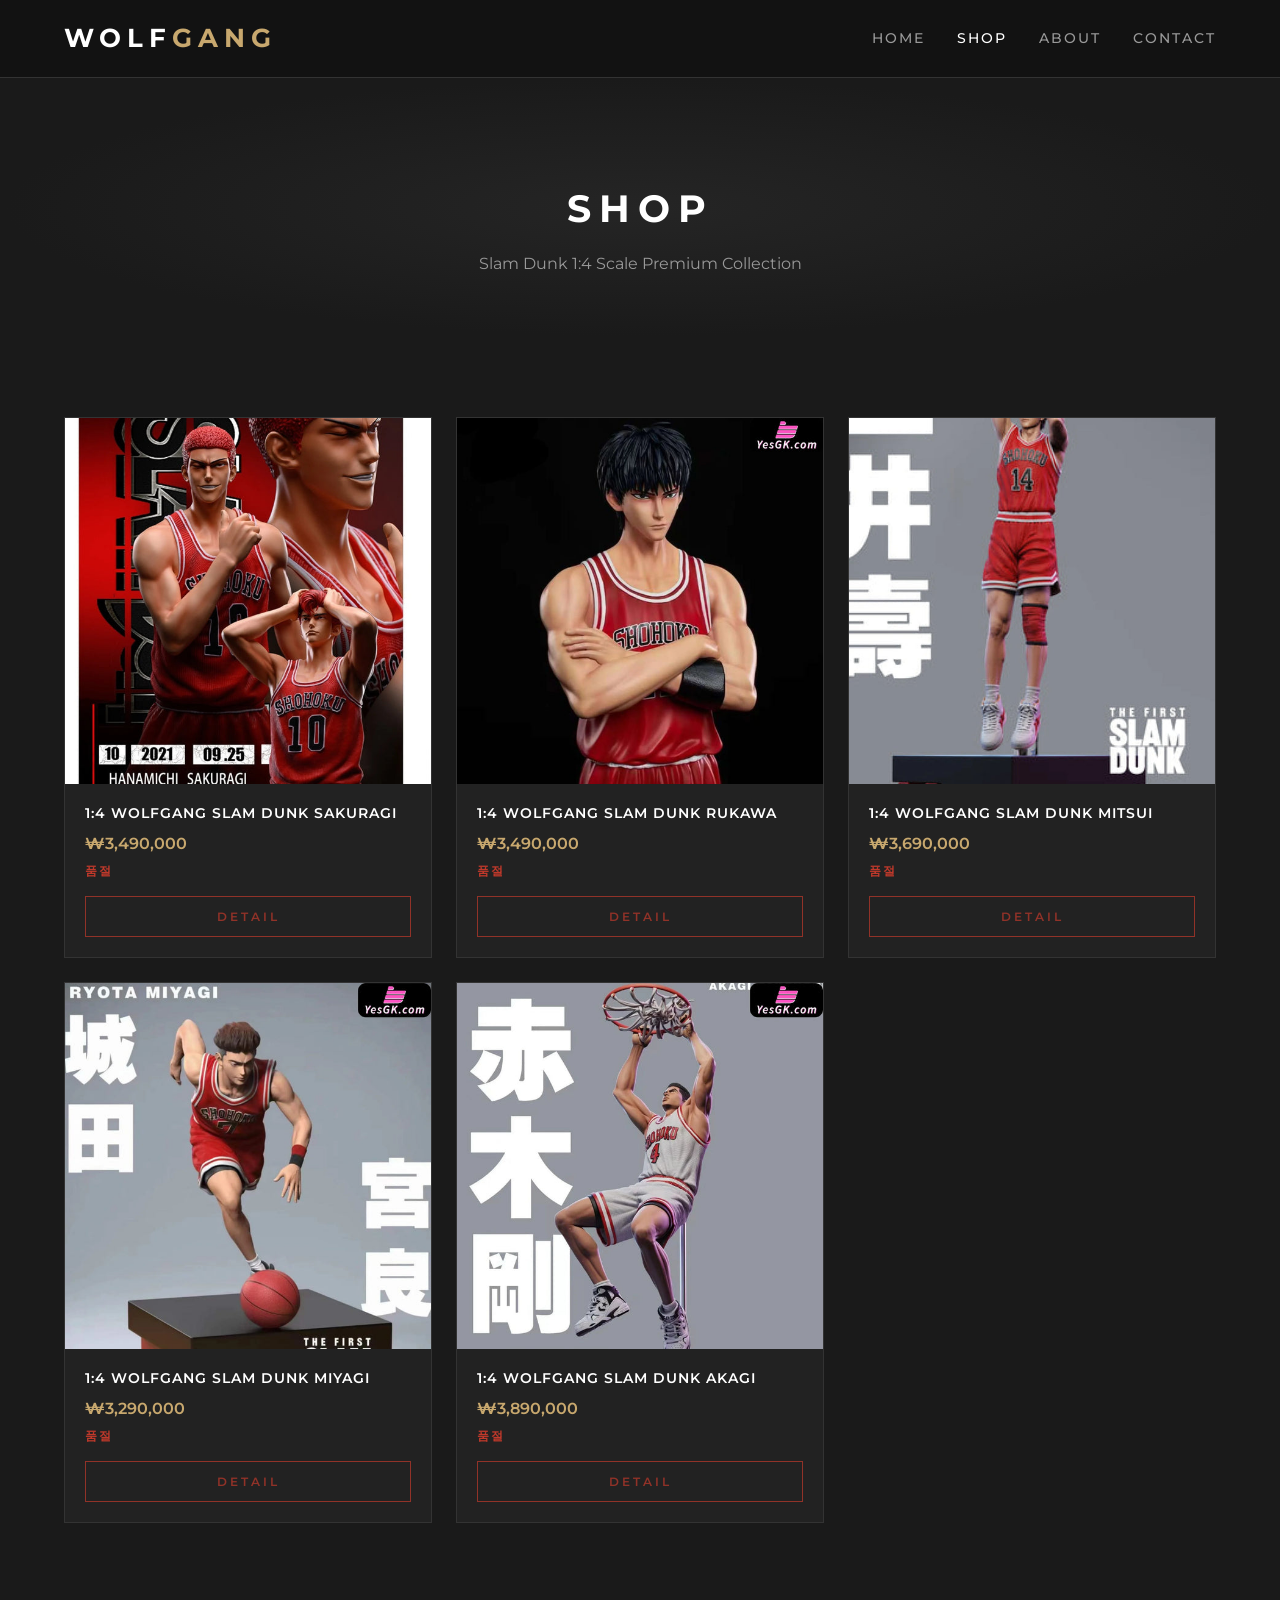
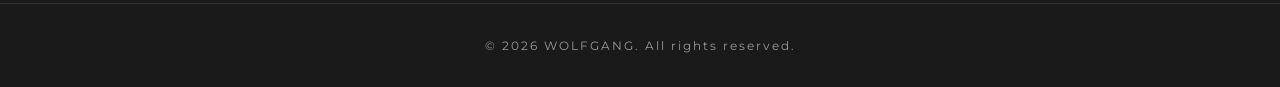
<file: shop.html>
﻿<!DOCTYPE html>
<html lang="ko">
<head>
  <meta charset="UTF-8">
  <meta name="viewport" content="width=device-width, initial-scale=1.0">
  <title>SHOP — WOLFGANG</title>
  <link rel="preconnect" href="https://fonts.googleapis.com">
  <link href="https://fonts.googleapis.com/css2?family=Montserrat:wght@300;400;500;600;700&display=swap" rel="stylesheet">
  <link rel="stylesheet" href="style.css">
</head>
<body>

  <header class="site-header">
    <div class="header-inner">
      <a href="index.html" class="logo">WOLF<span>GANG</span></a>
      <button class="mobile-toggle" onclick="document.querySelector('nav').classList.toggle('open')">☰</button>
      <nav>
        <a href="index.html">HOME</a>
        <a href="shop.html" class="active">SHOP</a>
        <a href="about.html">ABOUT</a>
        <a href="contact.html">CONTACT</a>
      </nav>
    </div>
  </header>

  <div class="page-hero">
    <h1>SHOP</h1>
    <p>Slam Dunk 1:4 Scale Premium Collection</p>
  </div>

  <section class="section">
    <div class="product-grid">

      <a href="product-sakuragi.html" class="product-card">
        <div class="product-card-img"><img src="images/sakuragi.webp" alt="Sakuragi Hanamichi Figure"></div>
        <div class="product-card-body">
          <h3>1:4 WOLFGANG Slam Dunk SAKURAGI</h3>
          <p class="product-price">₩3,490,000</p>
          <p class="product-status">품절</p>
          <span class="btn btn-disabled">DETAIL</span>
        </div>
      </a>

      <a href="product-rukawa.html" class="product-card">
        <div class="product-card-img"><img src="images/rukawa.webp" alt="Rukawa Kaede Figure"></div>
        <div class="product-card-body">
          <h3>1:4 WOLFGANG Slam Dunk RUKAWA</h3>
          <p class="product-price">₩3,490,000</p>
          <p class="product-status">품절</p>
          <span class="btn btn-disabled">DETAIL</span>
        </div>
      </a>

      <a href="product-mitsui.html" class="product-card">
        <div class="product-card-img"><img src="images/mitsui.webp" alt="Mitsui Hisashi Figure"></div>
        <div class="product-card-body">
          <h3>1:4 WOLFGANG Slam Dunk MITSUI</h3>
          <p class="product-price">₩3,690,000</p>
          <p class="product-status">품절</p>
          <span class="btn btn-disabled">DETAIL</span>
        </div>
      </a>

      <a href="product-miyagi.html" class="product-card">
        <div class="product-card-img"><img src="images/miyagi.webp" alt="Miyagi Ryota Figure"></div>
        <div class="product-card-body">
          <h3>1:4 WOLFGANG Slam Dunk MIYAGI</h3>
          <p class="product-price">₩3,290,000</p>
          <p class="product-status">품절</p>
          <span class="btn btn-disabled">DETAIL</span>
        </div>
      </a>

      <a href="product-akagi.html" class="product-card">
        <div class="product-card-img"><img src="images/akagi.webp" alt="Akagi Takenori Figure"></div>
        <div class="product-card-body">
          <h3>1:4 WOLFGANG Slam Dunk AKAGI</h3>
          <p class="product-price">₩3,890,000</p>
          <p class="product-status">품절</p>
          <span class="btn btn-disabled">DETAIL</span>
        </div>
      </a>

    </div>
  </section>

  <footer class="site-footer">
    <p>&copy; 2026 WOLFGANG. All rights reserved.</p>
  </footer>

</body>
</html>
</file>
<file: style.css>
/* ===== RESET & BASE ===== */
*, *::before, *::after { margin: 0; padding: 0; box-sizing: border-box; }

:root {
  --bg: #1a1a1a;
  --bg-card: #222;
  --bg-card-hover: #2a2a2a;
  --text: #e0e0e0;
  --text-muted: #999;
  --accent: #c8a86e;
  --accent-hover: #dfc08a;
  --red: #c0392b;
  --border: #333;
  --font: 'Montserrat', sans-serif;
}

html { scroll-behavior: smooth; }

body {
  font-family: var(--font);
  background: var(--bg);
  color: var(--text);
  line-height: 1.6;
  min-height: 100vh;
  display: flex;
  flex-direction: column;
}

a { color: var(--accent); text-decoration: none; transition: color .2s; }
a:hover { color: var(--accent-hover); }

img { max-width: 100%; display: block; }

/* ===== HEADER ===== */
.site-header {
  position: sticky;
  top: 0;
  z-index: 100;
  background: rgba(18,18,18,.95);
  backdrop-filter: blur(10px);
  border-bottom: 1px solid var(--border);
}

.header-inner {
  max-width: 1200px;
  margin: 0 auto;
  padding: 18px 24px;
  display: flex;
  align-items: center;
  justify-content: space-between;
}

.logo {
  font-size: 1.6rem;
  font-weight: 700;
  letter-spacing: 6px;
  text-transform: uppercase;
  color: #fff;
}

.logo span { color: var(--accent); }

nav { display: flex; gap: 32px; }

nav a {
  color: var(--text-muted);
  font-size: .85rem;
  font-weight: 500;
  letter-spacing: 2px;
  text-transform: uppercase;
  transition: color .2s;
}

nav a:hover, nav a.active { color: #fff; }

.mobile-toggle {
  display: none;
  background: none;
  border: none;
  color: #fff;
  font-size: 1.5rem;
  cursor: pointer;
}

/* ===== HERO (Home) ===== */
.hero {
  min-height: 100vh;
  display: flex;
  flex-direction: column;
  align-items: center;
  justify-content: center;
  text-align: center;
  background: radial-gradient(ellipse at center, #2a2a2a 0%, #1a1a1a 70%);
  padding: 60px 24px;
  position: relative;
}

.hero::before {
  content: '';
  position: absolute;
  inset: 0;
  background: linear-gradient(180deg, transparent 60%, var(--bg));
  pointer-events: none;
}

.hero-content { position: relative; z-index: 1; }

.hero h1 {
  font-size: 4rem;
  font-weight: 700;
  letter-spacing: 12px;
  color: #fff;
  margin-bottom: 8px;
}

.hero h1 span { color: var(--accent); }

.hero .tagline {
  font-size: 1.1rem;
  letter-spacing: 6px;
  color: var(--accent);
  margin-bottom: 12px;
  font-weight: 500;
}

.hero .subtitle {
  font-size: 1rem;
  color: var(--text-muted);
  margin-bottom: 40px;
  font-weight: 300;
}

.btn {
  display: inline-block;
  padding: 14px 40px;
  border: 1px solid var(--accent);
  color: var(--accent);
  font-family: var(--font);
  font-size: .85rem;
  font-weight: 600;
  letter-spacing: 3px;
  text-transform: uppercase;
  transition: all .3s;
  cursor: pointer;
  background: transparent;
}

.btn:hover {
  background: var(--accent);
  color: #111;
}

.btn-solid {
  background: var(--accent);
  color: #111;
}

.btn-solid:hover {
  background: var(--accent-hover);
  color: #111;
}

.btn-disabled {
  border-color: var(--red);
  color: var(--red);
  cursor: not-allowed;
  opacity: .7;
}

.btn-disabled:hover {
  background: transparent;
  color: var(--red);
}

/* ===== SECTIONS ===== */
.section {
  max-width: 1200px;
  margin: 0 auto;
  padding: 80px 24px;
}

.section-title {
  text-align: center;
  font-size: 1.8rem;
  font-weight: 700;
  letter-spacing: 4px;
  text-transform: uppercase;
  margin-bottom: 12px;
  color: #fff;
}

.section-subtitle {
  text-align: center;
  color: var(--text-muted);
  font-size: .95rem;
  margin-bottom: 48px;
}

/* ===== PRODUCT GRID ===== */
.product-grid {
  display: grid;
  grid-template-columns: repeat(3, 1fr);
  gap: 24px;
}

.product-card {
  background: var(--bg-card);
  border: 1px solid var(--border);
  overflow: hidden;
  transition: transform .3s, border-color .3s;
  display: flex;
  flex-direction: column;
}

.product-card:hover {
  transform: translateY(-4px);
  border-color: var(--accent);
}

.product-card-img {
  width: 100%;
  aspect-ratio: 1;
  overflow: hidden;
  background: #1e1e1e;
}

.product-card-img img {
  width: 100%;
  height: 100%;
  object-fit: cover;
  transition: transform .4s;
}

.product-card:hover .product-card-img img {
  transform: scale(1.05);
}

.product-card-body {
  padding: 20px;
  flex: 1;
  display: flex;
  flex-direction: column;
}

.product-card-body h3 {
  font-size: .85rem;
  font-weight: 600;
  letter-spacing: 1px;
  text-transform: uppercase;
  color: #fff;
  margin-bottom: 8px;
  line-height: 1.4;
}

.product-price {
  font-size: 1rem;
  color: var(--accent);
  font-weight: 600;
  margin-bottom: 4px;
}

.product-status {
  font-size: .75rem;
  color: var(--red);
  font-weight: 600;
  letter-spacing: 2px;
  text-transform: uppercase;
  margin-bottom: 16px;
}

.product-card .btn {
  margin-top: auto;
  text-align: center;
  font-size: .75rem;
  padding: 10px 20px;
}

/* ===== PRODUCT DETAIL ===== */
.product-detail {
  max-width: 1200px;
  margin: 0 auto;
  padding: 60px 24px;
  display: grid;
  grid-template-columns: 1fr 1fr;
  gap: 60px;
  align-items: start;
}

.product-detail-img {
  background: var(--bg-card);
  border: 1px solid var(--border);
  overflow: hidden;
}

.product-detail-img img {
  width: 100%;
  aspect-ratio: 1;
  object-fit: cover;
}

.product-detail-info h1 {
  font-size: 1.6rem;
  font-weight: 700;
  letter-spacing: 2px;
  text-transform: uppercase;
  color: #fff;
  margin-bottom: 16px;
  line-height: 1.3;
}

.product-detail-info .product-price {
  font-size: 1.4rem;
  margin-bottom: 8px;
}

.product-detail-info .product-status {
  font-size: .85rem;
  margin-bottom: 24px;
}

.product-description {
  color: var(--text-muted);
  font-size: .95rem;
  line-height: 1.8;
  margin-bottom: 32px;
}

.product-description p { margin-bottom: 12px; }

.spec-table {
  width: 100%;
  border-collapse: collapse;
  margin-bottom: 32px;
}

.spec-table th,
.spec-table td {
  padding: 12px 16px;
  border-bottom: 1px solid var(--border);
  text-align: left;
  font-size: .85rem;
}

.spec-table th {
  color: var(--text-muted);
  font-weight: 500;
  width: 35%;
  letter-spacing: 1px;
  text-transform: uppercase;
}

.spec-table td {
  color: var(--text);
}

/* ===== RELATED PRODUCTS ===== */
.related-section {
  border-top: 1px solid var(--border);
  padding-top: 60px;
  margin-top: 20px;
}

.related-grid {
  display: grid;
  grid-template-columns: repeat(4, 1fr);
  gap: 20px;
}

.related-card {
  background: var(--bg-card);
  border: 1px solid var(--border);
  overflow: hidden;
  transition: transform .3s, border-color .3s;
}

.related-card:hover {
  transform: translateY(-4px);
  border-color: var(--accent);
}

.related-card-img {
  width: 100%;
  aspect-ratio: 1;
  overflow: hidden;
  background: #1e1e1e;
}

.related-card-img img {
  width: 100%;
  height: 100%;
  object-fit: cover;
}

.related-card-body {
  padding: 14px;
}

.related-card-body h4 {
  font-size: .7rem;
  font-weight: 600;
  letter-spacing: 1px;
  text-transform: uppercase;
  color: #fff;
  margin-bottom: 4px;
}

.related-card-body .product-price {
  font-size: .85rem;
}

/* ===== ABOUT PAGE ===== */
.page-hero {
  padding: 100px 24px 60px;
  text-align: center;
  background: radial-gradient(ellipse at center, #252525 0%, var(--bg) 70%);
}

.page-hero h1 {
  font-size: 2.4rem;
  font-weight: 700;
  letter-spacing: 8px;
  text-transform: uppercase;
  color: #fff;
  margin-bottom: 12px;
}

.page-hero p {
  color: var(--text-muted);
  font-size: 1rem;
  max-width: 600px;
  margin: 0 auto;
}

.about-content {
  max-width: 900px;
  margin: 0 auto;
  padding: 60px 24px;
}

.about-block {
  margin-bottom: 48px;
}

.about-block h2 {
  font-size: 1.2rem;
  font-weight: 700;
  letter-spacing: 3px;
  text-transform: uppercase;
  color: var(--accent);
  margin-bottom: 16px;
}

.about-block p {
  color: var(--text-muted);
  line-height: 1.8;
  margin-bottom: 12px;
}

.team-grid {
  display: grid;
  grid-template-columns: repeat(3, 1fr);
  gap: 24px;
  margin-top: 24px;
}

.team-card {
  background: var(--bg-card);
  border: 1px solid var(--border);
  padding: 32px 20px;
  text-align: center;
}

.team-avatar {
  width: 80px;
  height: 80px;
  border-radius: 50%;
  background: var(--border);
  margin: 0 auto 16px;
  display: flex;
  align-items: center;
  justify-content: center;
  font-size: 1.5rem;
  color: var(--text-muted);
}

.team-card h3 {
  font-size: .85rem;
  font-weight: 600;
  letter-spacing: 1px;
  color: #fff;
  margin-bottom: 4px;
}

.team-card p {
  font-size: .8rem;
  color: var(--text-muted);
}

/* ===== CONTACT PAGE ===== */
.contact-grid {
  max-width: 1000px;
  margin: 0 auto;
  padding: 60px 24px;
  display: grid;
  grid-template-columns: 1fr 1fr;
  gap: 48px;
}

.form-group {
  margin-bottom: 20px;
}

.form-group label {
  display: block;
  font-size: .75rem;
  font-weight: 600;
  letter-spacing: 2px;
  text-transform: uppercase;
  color: var(--text-muted);
  margin-bottom: 8px;
}

.form-group input,
.form-group textarea {
  width: 100%;
  padding: 12px 16px;
  background: var(--bg-card);
  border: 1px solid var(--border);
  color: var(--text);
  font-family: var(--font);
  font-size: .9rem;
  transition: border-color .2s;
}

.form-group input:focus,
.form-group textarea:focus {
  outline: none;
  border-color: var(--accent);
}

.form-group textarea { min-height: 140px; resize: vertical; }

.contact-info h2 {
  font-size: 1.2rem;
  font-weight: 700;
  letter-spacing: 3px;
  text-transform: uppercase;
  color: #fff;
  margin-bottom: 24px;
}

.contact-item {
  margin-bottom: 24px;
}

.contact-item h3 {
  font-size: .75rem;
  font-weight: 600;
  letter-spacing: 2px;
  text-transform: uppercase;
  color: var(--accent);
  margin-bottom: 6px;
}

.contact-item p {
  color: var(--text-muted);
  font-size: .9rem;
  line-height: 1.6;
}

/* ===== FOOTER ===== */
.site-footer {
  margin-top: auto;
  border-top: 1px solid var(--border);
  padding: 32px 24px;
  text-align: center;
}

.site-footer p {
  font-size: .75rem;
  color: var(--text-muted);
  letter-spacing: 2px;
}

/* ===== HOME FEATURED ===== */
.featured-grid {
  display: grid;
  grid-template-columns: repeat(3, 1fr);
  gap: 24px;
}

.about-preview {
  max-width: 800px;
  margin: 0 auto;
  padding: 80px 24px;
  text-align: center;
}

.about-preview p {
  color: var(--text-muted);
  line-height: 1.8;
  margin-bottom: 24px;
}

/* ===== RESPONSIVE ===== */
@media (max-width: 900px) {
  .product-grid { grid-template-columns: repeat(2, 1fr); }
  .related-grid { grid-template-columns: repeat(2, 1fr); }
  .product-detail { grid-template-columns: 1fr; gap: 32px; }
  .contact-grid { grid-template-columns: 1fr; }
  .team-grid { grid-template-columns: repeat(2, 1fr); }
  .featured-grid { grid-template-columns: repeat(2, 1fr); }
  .hero h1 { font-size: 2.6rem; letter-spacing: 8px; }
}

@media (max-width: 600px) {
  .product-grid { grid-template-columns: 1fr; }
  .related-grid { grid-template-columns: 1fr 1fr; }
  .featured-grid { grid-template-columns: 1fr; }
  .team-grid { grid-template-columns: 1fr; }
  nav { display: none; }
  .mobile-toggle { display: block; }
  nav.open { display: flex; flex-direction: column; position: absolute; top: 100%; left: 0; right: 0; background: #121212; padding: 20px 24px; gap: 16px; border-bottom: 1px solid var(--border); }
  .hero h1 { font-size: 2rem; letter-spacing: 4px; }
  .page-hero h1 { font-size: 1.6rem; }
  .product-detail-info h1 { font-size: 1.2rem; }
}
</file>
